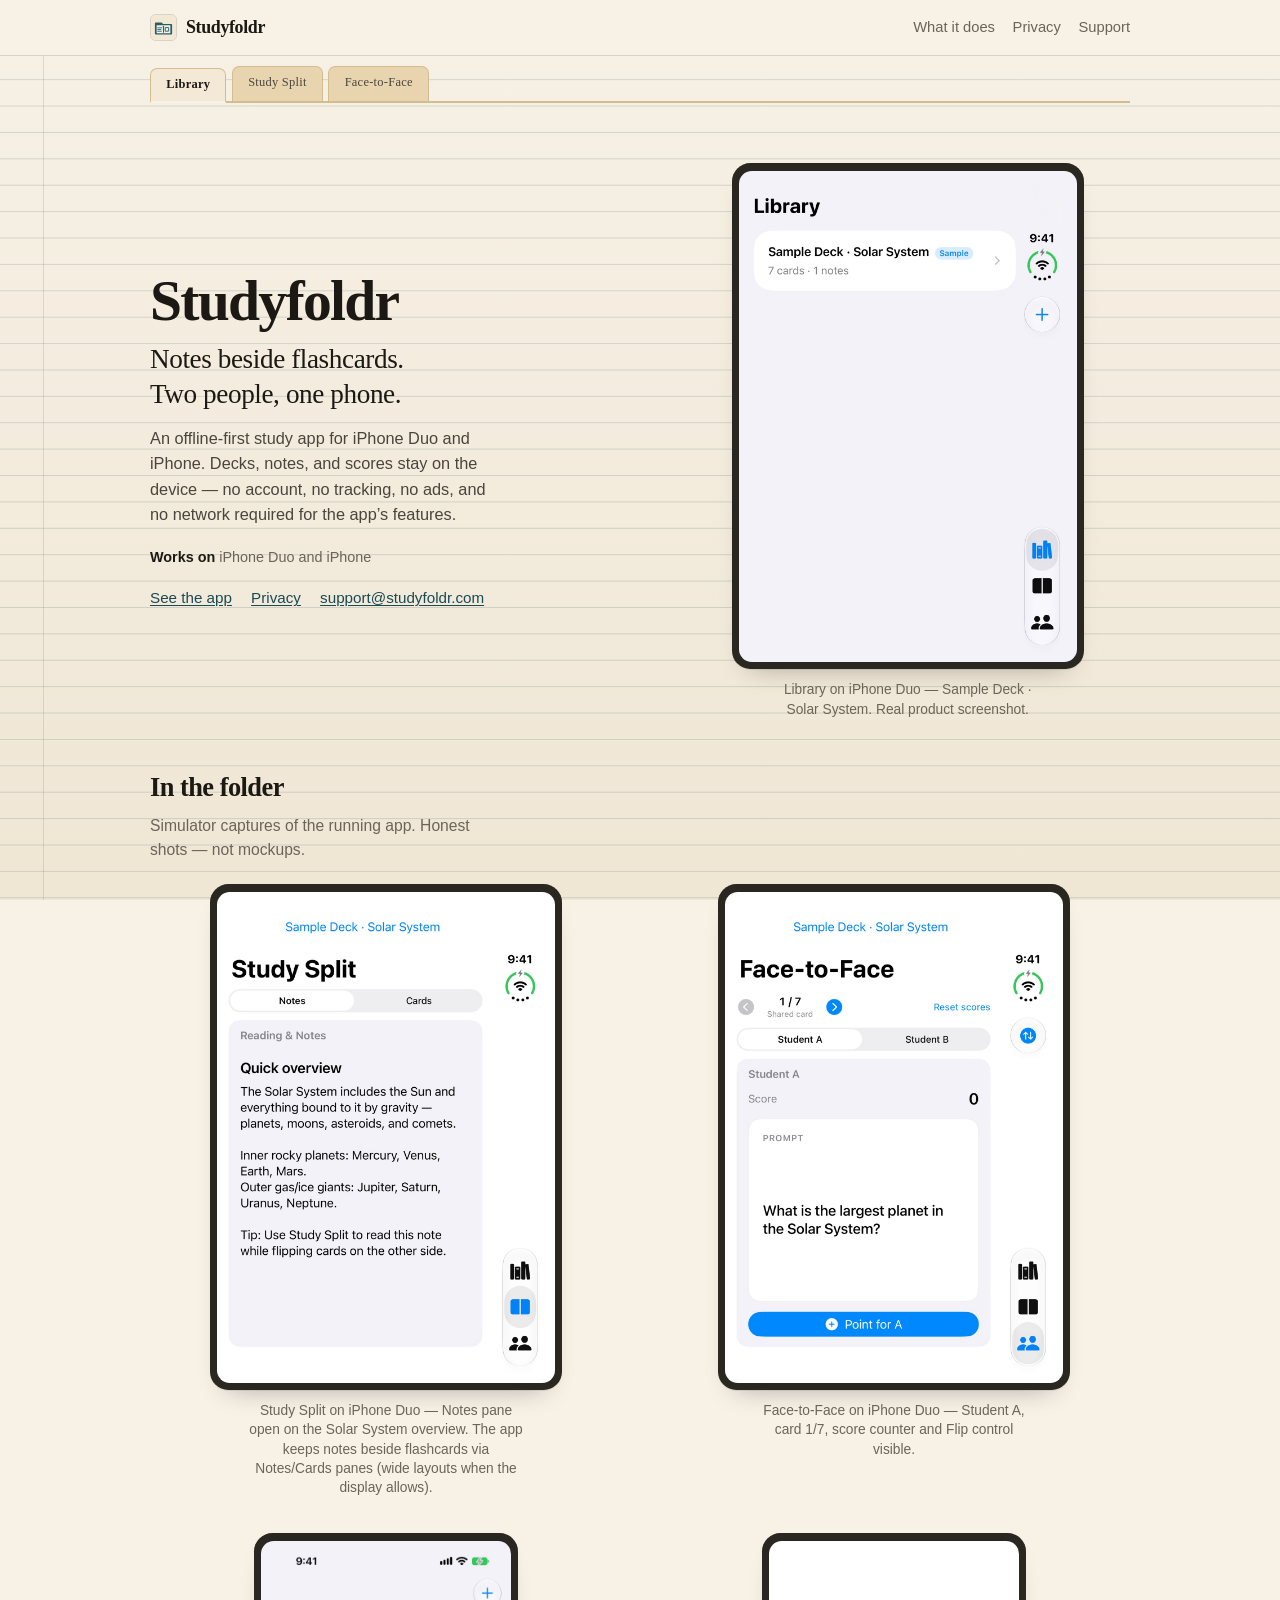
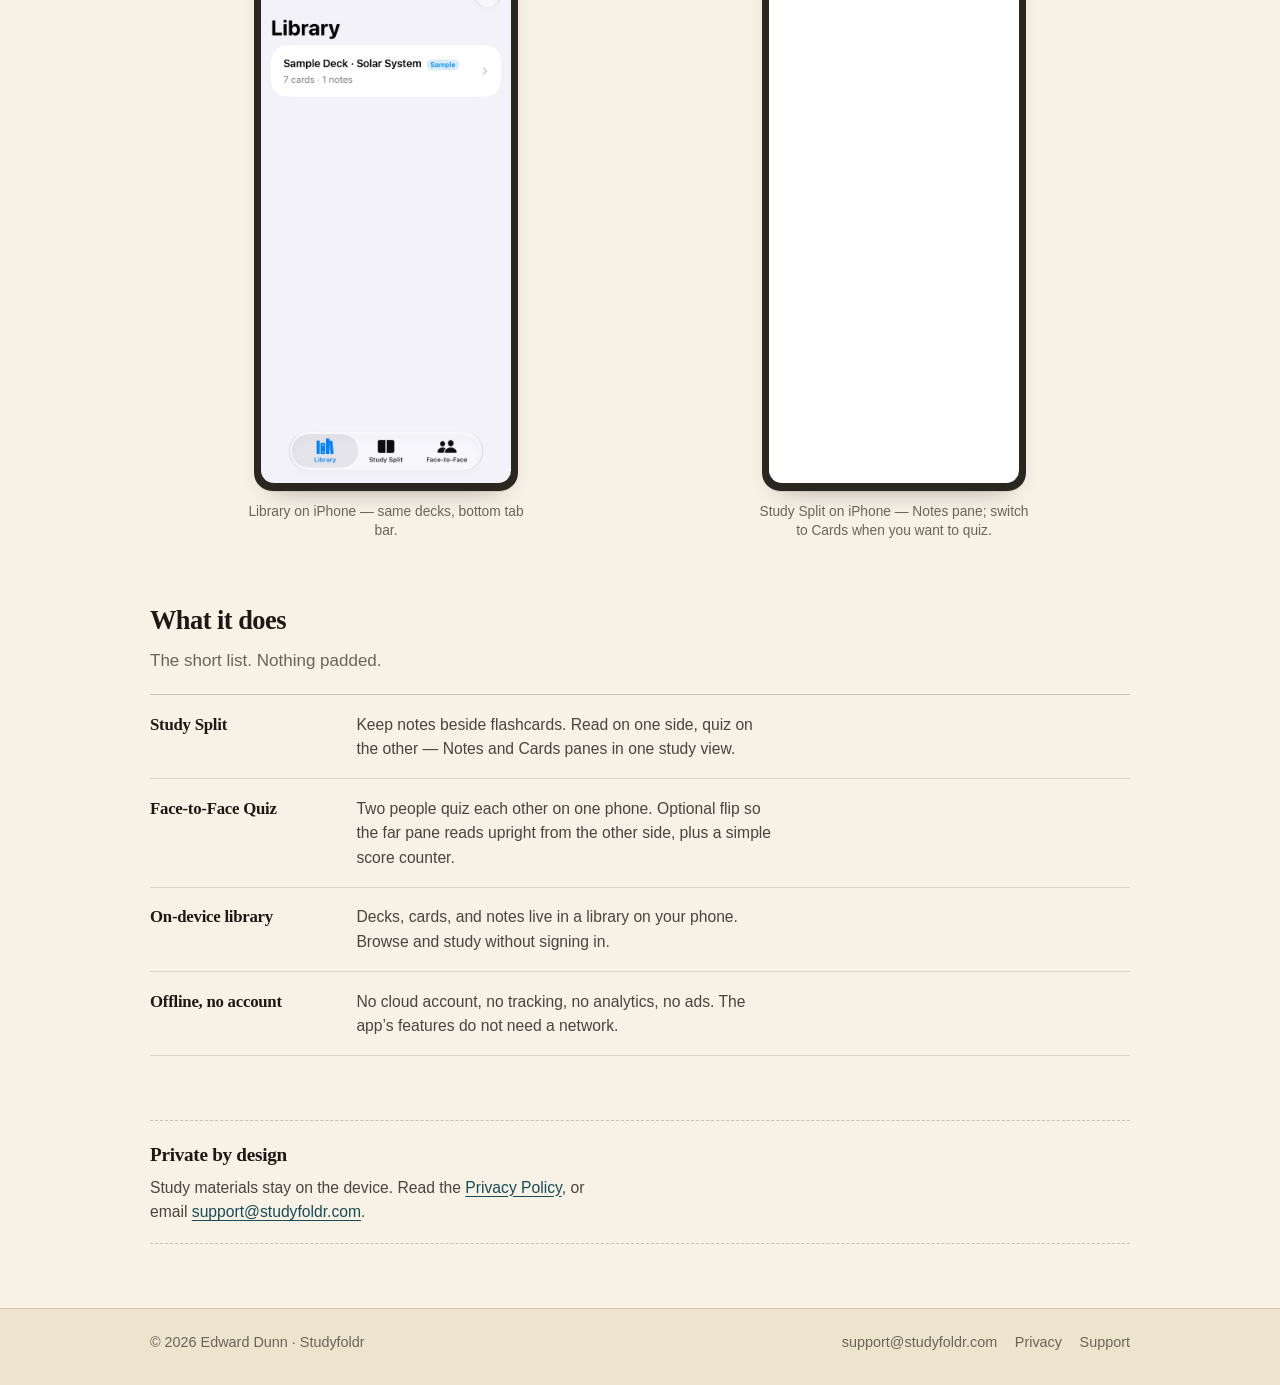
<file: index.html>
<!DOCTYPE html>
<html lang="en">
<head>
  <meta charset="utf-8">
  <meta name="viewport" content="width=device-width, initial-scale=1">
  <title>Studyfoldr — offline study for iPhone</title>
  <meta name="description" content="Studyfoldr is an offline-first study app for iPhone Duo and iPhone. Notes beside flashcards, face-to-face quiz on one phone, and an on-device library. No account, no tracking, no ads.">
  <link rel="canonical" href="https://erdtheturd.github.io/studyfoldr/">
  <meta name="theme-color" content="#f7f1e6" media="(prefers-color-scheme: light)">
  <meta name="theme-color" content="#1a1814" media="(prefers-color-scheme: dark)">

  <meta property="og:type" content="website">
  <meta property="og:site_name" content="Studyfoldr">
  <meta property="og:locale" content="en_US">
  <meta property="og:url" content="https://erdtheturd.github.io/studyfoldr/">
  <meta property="og:title" content="Studyfoldr — offline study for iPhone">
  <meta property="og:description" content="Notes beside flashcards, face-to-face quiz on one phone, and an on-device library. No account, no tracking, no ads.">
  <meta property="og:image" content="https://erdtheturd.github.io/studyfoldr/assets/icon-512.png">
  <meta property="og:image:width" content="512">
  <meta property="og:image:height" content="512">
  <meta property="og:image:alt" content="Studyfoldr folder mark">

  <meta name="twitter:card" content="summary">
  <meta name="twitter:title" content="Studyfoldr — offline study for iPhone">
  <meta name="twitter:description" content="Notes beside flashcards, face-to-face quiz on one phone, and an on-device library. No account, no tracking, no ads.">
  <meta name="twitter:image" content="https://erdtheturd.github.io/studyfoldr/assets/icon-512.png">

  <link rel="icon" href="assets/favicon.svg" type="image/svg+xml">
  <link rel="icon" type="image/png" sizes="32x32" href="assets/favicon-32.png">
  <link rel="apple-touch-icon" href="assets/apple-touch-icon.png">
  <link rel="stylesheet" href="assets/styles.css">
</head>
<body>
  <a class="skip" href="#main">Skip to content</a>

  <header class="site-header">
    <nav class="nav" aria-label="Primary">
      <a class="brand" href="./" aria-current="page">
        <img class="brand-mark" src="assets/favicon.svg" width="28" height="28" alt="">
        <span>Studyfoldr</span>
      </a>
      <ul class="nav-links">
        <li><a href="#what">What it does</a></li>
        <li><a href="privacy.html">Privacy</a></li>
        <li><a href="support.html">Support</a></li>
      </ul>
    </nav>
  </header>

  <div class="folder-tabs" aria-hidden="true">
    <span data-active>Library</span>
    <span>Study Split</span>
    <span>Face-to-Face</span>
  </div>

  <main id="main">
    <section class="hero">
      <div class="wrap hero-inner">
        <div class="hero-copy">
          <p class="wordmark">Studyfoldr</p>
          <h1>Notes beside flashcards. Two people, one phone.</h1>
          <p class="lede">An offline-first study app for iPhone Duo and iPhone. Decks, notes, and scores stay on the device — no account, no tracking, no ads, and no network required for the app’s features.</p>
          <p class="device-note"><strong>Works on</strong> iPhone Duo and iPhone</p>
          <div class="hero-links">
            <a href="#shots">See the app</a>
            <a href="privacy.html">Privacy</a>
            <a href="mailto:support@studyfoldr.com">support@studyfoldr.com</a>
          </div>
        </div>

        <figure class="shot duo hero-shot">
          <div class="shot-frame">
            <img
              src="assets/shots/duo-library.jpg"
              width="1200"
              height="1746"
              alt="Studyfoldr Library on iPhone Duo: Sample Deck · Solar System with 7 cards and 1 notes, vertical Duo tab rail on the right."
              decoding="async"
              fetchpriority="high">
          </div>
          <figcaption>Library on iPhone Duo — Sample Deck · Solar System. Real product screenshot.</figcaption>
        </figure>
      </div>
    </section>

    <section class="wrap shots" id="shots" aria-labelledby="shots-heading">
      <div class="shots-head">
        <h2 id="shots-heading">In the folder</h2>
        <p>Simulator captures of the running app. Honest shots — not mockups.</p>
      </div>
      <ul class="shot-grid">
        <li>
          <figure class="shot duo">
            <div class="shot-frame">
              <img
                src="assets/shots/duo-split.jpg"
                width="1200"
                height="1746"
                alt="Studyfoldr Study Split on iPhone Duo with the Notes pane open on a Solar System overview note; Notes and Cards segmented control; Duo side rail."
                loading="lazy"
                decoding="async">
            </div>
            <figcaption>Study Split on iPhone Duo — Notes pane open on the Solar System overview. The app keeps notes beside flashcards via Notes/Cards panes (wide layouts when the display allows).</figcaption>
          </figure>
        </li>
        <li>
          <figure class="shot duo">
            <div class="shot-frame">
              <img
                src="assets/shots/duo-facetoface.jpg"
                width="1200"
                height="1746"
                alt="Studyfoldr Face-to-Face on iPhone Duo for Student A, card 1 of 7, prompt asking what the largest planet is, score 0, Flip control on the Duo rail."
                loading="lazy"
                decoding="async">
            </div>
            <figcaption>Face-to-Face on iPhone Duo — Student A, card 1/7, score counter and Flip control visible.</figcaption>
          </figure>
        </li>
        <li>
          <figure class="shot phone">
            <div class="shot-frame">
              <img
                src="assets/shots/iphone-library.jpg"
                width="1200"
                height="2609"
                alt="Studyfoldr Library on a regular iPhone showing Sample Deck · Solar System with bottom tab bar for Library, Study Split, and Face-to-Face."
                loading="lazy"
                decoding="async">
            </div>
            <figcaption>Library on iPhone — same decks, bottom tab bar.</figcaption>
          </figure>
        </li>
        <li>
          <figure class="shot phone">
            <div class="shot-frame">
              <img
                src="assets/shots/iphone-split.jpg"
                width="1200"
                height="2609"
                alt="Studyfoldr Study Split on a regular iPhone with the Notes pane open on Quick overview; bottom tab bar with Study Split selected."
                loading="lazy"
                decoding="async">
            </div>
            <figcaption>Study Split on iPhone — Notes pane; switch to Cards when you want to quiz.</figcaption>
          </figure>
        </li>
      </ul>
    </section>

    <section class="wrap features" id="what" aria-labelledby="what-heading">
      <div class="features-head">
        <h2 id="what-heading">What it does</h2>
        <p>The short list. Nothing padded.</p>
      </div>
      <ol class="feature-list">
        <li>
          <h3>Study Split</h3>
          <p>Keep notes beside flashcards. Read on one side, quiz on the other — Notes and Cards panes in one study view.</p>
        </li>
        <li>
          <h3>Face-to-Face Quiz</h3>
          <p>Two people quiz each other on one phone. Optional flip so the far pane reads upright from the other side, plus a simple score counter.</p>
        </li>
        <li>
          <h3>On-device library</h3>
          <p>Decks, cards, and notes live in a library on your phone. Browse and study without signing in.</p>
        </li>
        <li>
          <h3>Offline, no account</h3>
          <p>No cloud account, no tracking, no analytics, no ads. The app’s features do not need a network.</p>
        </li>
      </ol>
    </section>

    <div class="wrap">
      <aside class="note-band" aria-labelledby="private-heading">
        <h2 id="private-heading">Private by design</h2>
        <p>Study materials stay on the device. Read the <a href="privacy.html">Privacy Policy</a>, or email <a href="mailto:support@studyfoldr.com">support@studyfoldr.com</a>.</p>
      </aside>
    </div>
  </main>

  <footer class="site-footer">
    <div class="wrap footer-inner">
      <p>&copy; 2026 Edward Dunn · Studyfoldr</p>
      <div class="footer-links">
        <a href="mailto:support@studyfoldr.com">support@studyfoldr.com</a>
        <a href="privacy.html">Privacy</a>
        <a href="support.html">Support</a>
      </div>
    </div>
  </footer>
</body>
</html>
</file>
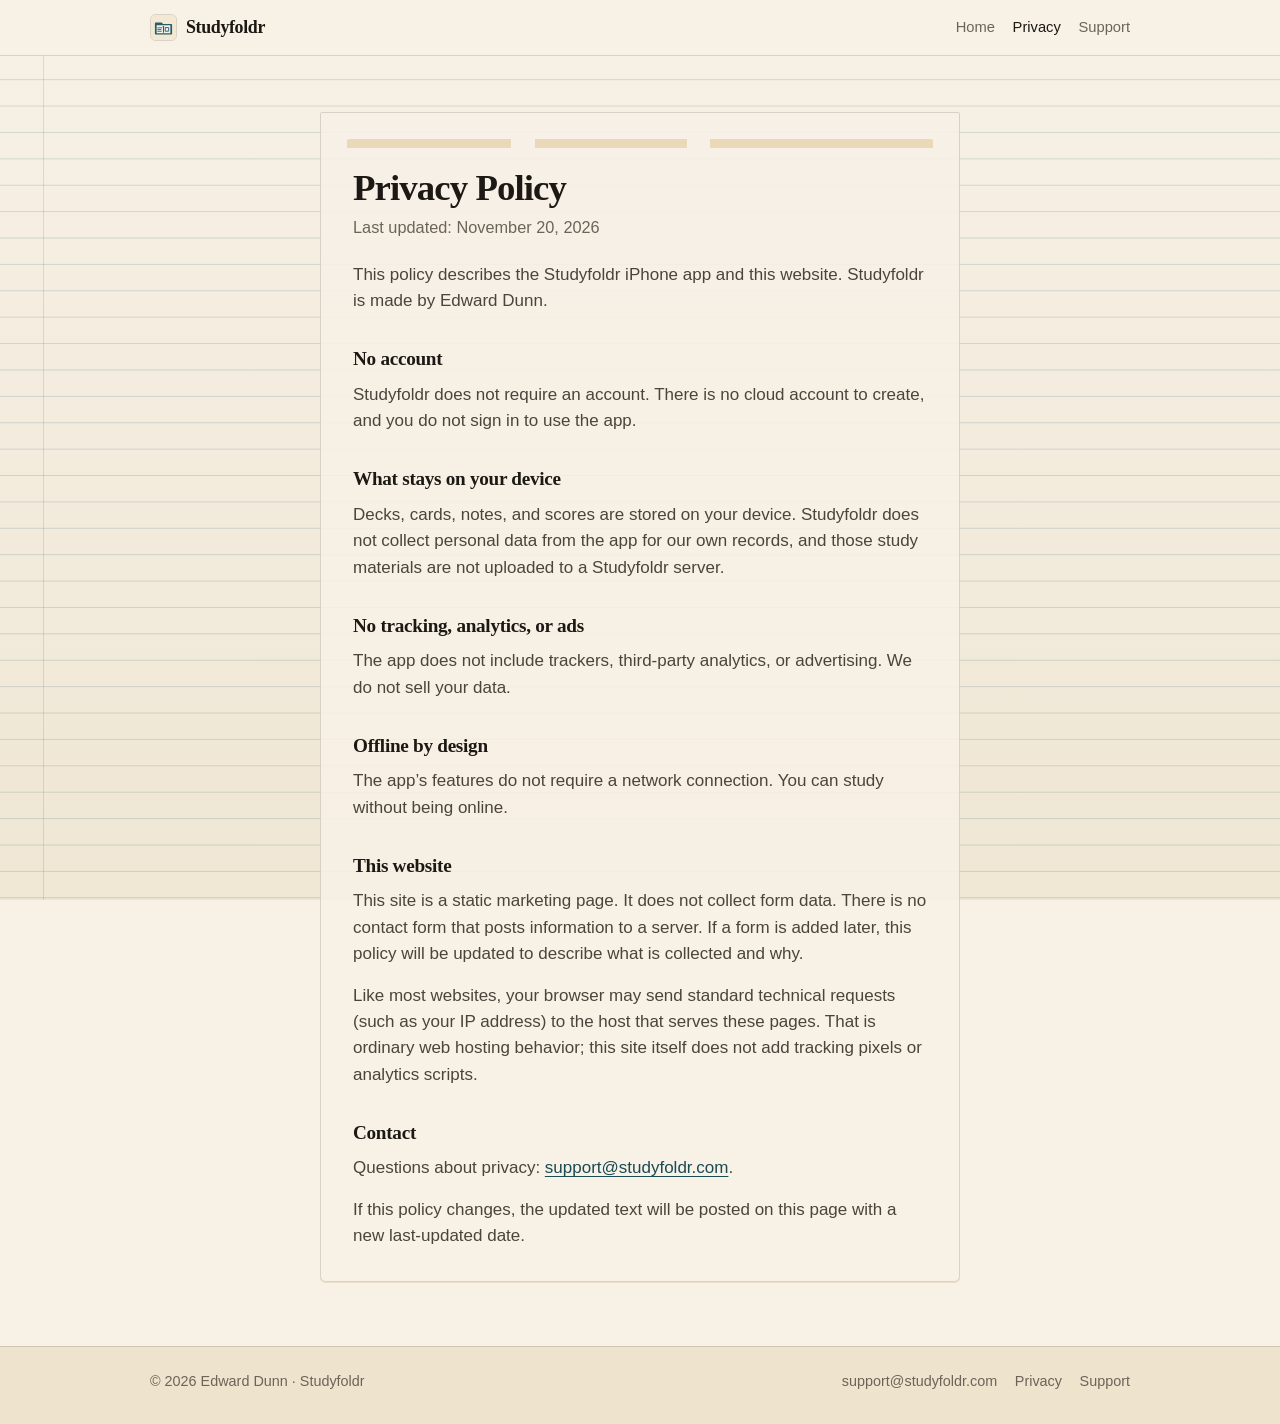
<file: privacy.html>
<!DOCTYPE html>
<html lang="en">
<head>
  <meta charset="utf-8">
  <meta name="viewport" content="width=device-width, initial-scale=1">
  <title>Privacy Policy — Studyfoldr</title>
  <meta name="description" content="Studyfoldr privacy policy: no account, no personal data collection, no trackers, no ads. Decks, notes, and scores stay on your device.">
  <link rel="canonical" href="https://erdtheturd.github.io/studyfoldr/privacy.html">
  <meta name="theme-color" content="#f7f1e6" media="(prefers-color-scheme: light)">
  <meta name="theme-color" content="#1a1814" media="(prefers-color-scheme: dark)">

  <meta property="og:type" content="website">
  <meta property="og:site_name" content="Studyfoldr">
  <meta property="og:locale" content="en_US">
  <meta property="og:url" content="https://erdtheturd.github.io/studyfoldr/privacy.html">
  <meta property="og:title" content="Privacy Policy — Studyfoldr">
  <meta property="og:description" content="No account, no personal data collection, no trackers, no ads. Your study materials stay on your device.">
  <meta property="og:image" content="https://erdtheturd.github.io/studyfoldr/assets/icon-512.png">
  <meta property="og:image:width" content="512">
  <meta property="og:image:height" content="512">
  <meta property="og:image:alt" content="Studyfoldr folder mark">

  <meta name="twitter:card" content="summary">
  <meta name="twitter:title" content="Privacy Policy — Studyfoldr">
  <meta name="twitter:description" content="No account, no personal data collection, no trackers, no ads. Your study materials stay on your device.">
  <meta name="twitter:image" content="https://erdtheturd.github.io/studyfoldr/assets/icon-512.png">

  <link rel="icon" href="assets/favicon.svg" type="image/svg+xml">
  <link rel="icon" type="image/png" sizes="32x32" href="assets/favicon-32.png">
  <link rel="apple-touch-icon" href="assets/apple-touch-icon.png">
  <link rel="stylesheet" href="assets/styles.css">
</head>
<body>
  <a class="skip" href="#main">Skip to content</a>

  <header class="site-header">
    <nav class="nav" aria-label="Primary">
      <a class="brand" href="./">
        <img class="brand-mark" src="assets/favicon.svg" width="28" height="28" alt="">
        <span>Studyfoldr</span>
      </a>
      <ul class="nav-links">
        <li><a href="./">Home</a></li>
        <li><a href="privacy.html" aria-current="page">Privacy</a></li>
        <li><a href="support.html">Support</a></li>
      </ul>
    </nav>
  </header>

  <main id="main" class="page">
    <div class="page-narrow">
      <h1>Privacy Policy</h1>
      <p class="lede">Last updated: November 20, 2026</p>

      <p>This policy describes the Studyfoldr iPhone app and this website. Studyfoldr is made by Edward Dunn.</p>

      <h2>No account</h2>
      <p>Studyfoldr does not require an account. There is no cloud account to create, and you do not sign in to use the app.</p>

      <h2>What stays on your device</h2>
      <p>Decks, cards, notes, and scores are stored on your device. Studyfoldr does not collect personal data from the app for our own records, and those study materials are not uploaded to a Studyfoldr server.</p>

      <h2>No tracking, analytics, or ads</h2>
      <p>The app does not include trackers, third-party analytics, or advertising. We do not sell your data.</p>

      <h2>Offline by design</h2>
      <p>The app’s features do not require a network connection. You can study without being online.</p>

      <h2>This website</h2>
      <p>This site is a static marketing page. It does not collect form data. There is no contact form that posts information to a server. If a form is added later, this policy will be updated to describe what is collected and why.</p>
      <p>Like most websites, your browser may send standard technical requests (such as your IP address) to the host that serves these pages. That is ordinary web hosting behavior; this site itself does not add tracking pixels or analytics scripts.</p>

      <h2>Contact</h2>
      <p>Questions about privacy: <a href="mailto:support@studyfoldr.com">support@studyfoldr.com</a>.</p>

      <p>If this policy changes, the updated text will be posted on this page with a new last-updated date.</p>
    </div>
  </main>

  <footer class="site-footer">
    <div class="wrap footer-inner">
      <p>&copy; 2026 Edward Dunn · Studyfoldr</p>
      <div class="footer-links">
        <a href="mailto:support@studyfoldr.com">support@studyfoldr.com</a>
        <a href="privacy.html">Privacy</a>
        <a href="support.html">Support</a>
      </div>
    </div>
  </footer>
</body>
</html>
</file>
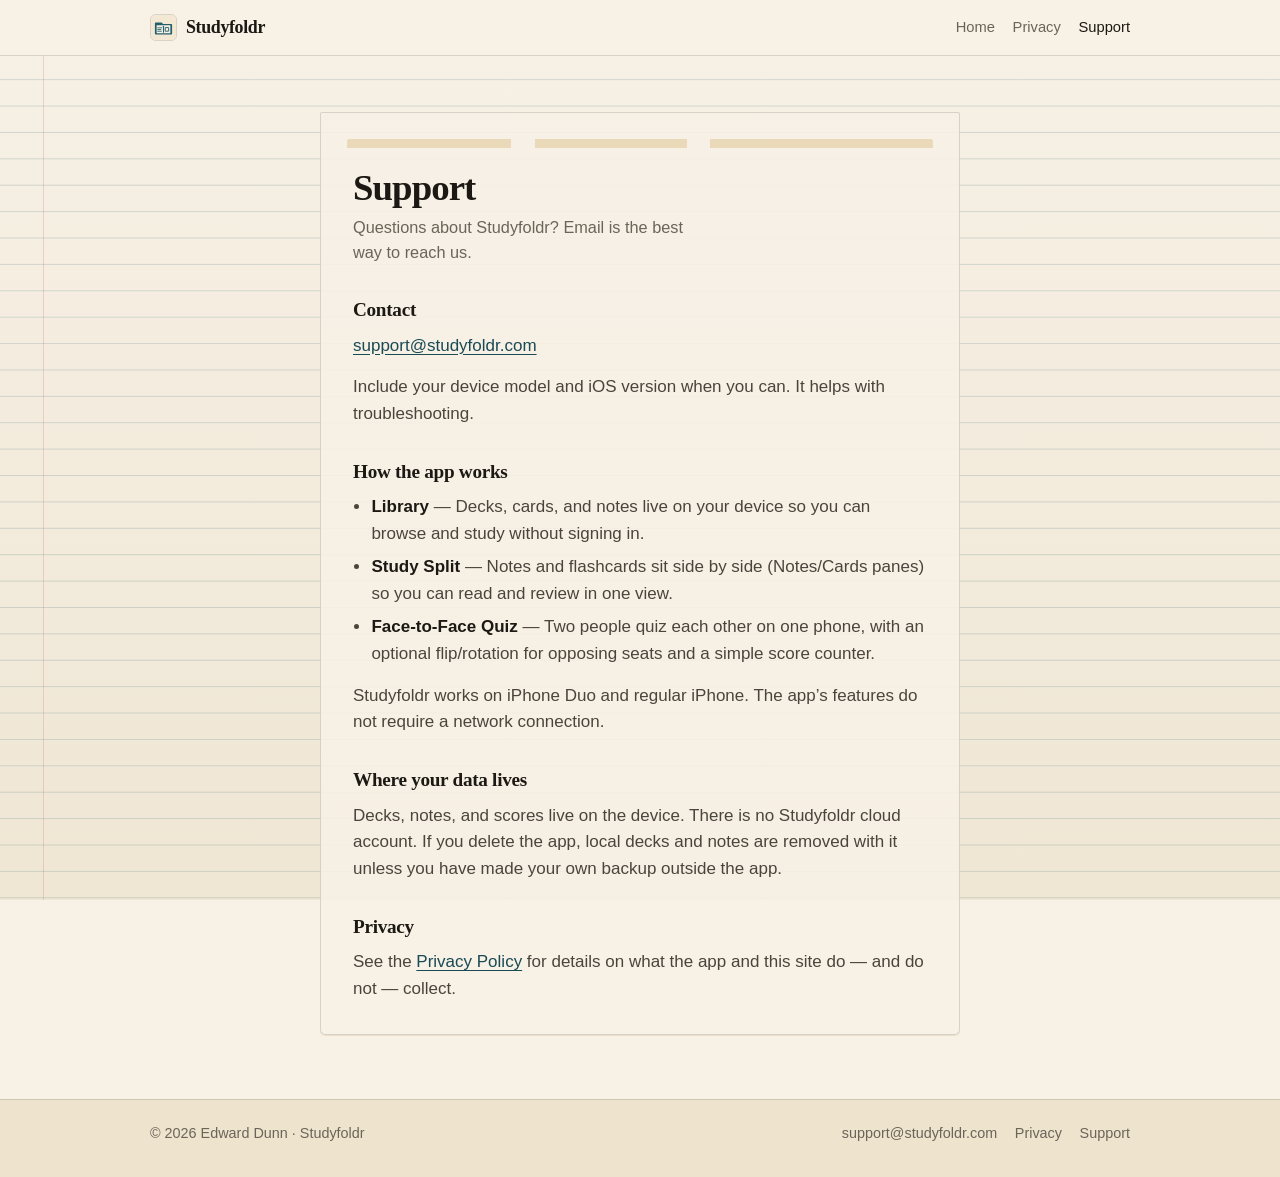
<file: support.html>
<!DOCTYPE html>
<html lang="en">
<head>
  <meta charset="utf-8">
  <meta name="viewport" content="width=device-width, initial-scale=1">
  <title>Support — Studyfoldr</title>
  <meta name="description" content="Studyfoldr support: contact support@studyfoldr.com. How the library, Study Split, and Face-to-Face Quiz work, and where your data lives.">
  <link rel="canonical" href="https://erdtheturd.github.io/studyfoldr/support.html">
  <meta name="theme-color" content="#f7f1e6" media="(prefers-color-scheme: light)">
  <meta name="theme-color" content="#1a1814" media="(prefers-color-scheme: dark)">

  <meta property="og:type" content="website">
  <meta property="og:site_name" content="Studyfoldr">
  <meta property="og:locale" content="en_US">
  <meta property="og:url" content="https://erdtheturd.github.io/studyfoldr/support.html">
  <meta property="og:title" content="Support — Studyfoldr">
  <meta property="og:description" content="Contact support@studyfoldr.com. How Studyfoldr works and where your data lives.">
  <meta property="og:image" content="https://erdtheturd.github.io/studyfoldr/assets/icon-512.png">
  <meta property="og:image:width" content="512">
  <meta property="og:image:height" content="512">
  <meta property="og:image:alt" content="Studyfoldr folder mark">

  <meta name="twitter:card" content="summary">
  <meta name="twitter:title" content="Support — Studyfoldr">
  <meta name="twitter:description" content="Contact support@studyfoldr.com. How Studyfoldr works and where your data lives.">
  <meta name="twitter:image" content="https://erdtheturd.github.io/studyfoldr/assets/icon-512.png">

  <link rel="icon" href="assets/favicon.svg" type="image/svg+xml">
  <link rel="icon" type="image/png" sizes="32x32" href="assets/favicon-32.png">
  <link rel="apple-touch-icon" href="assets/apple-touch-icon.png">
  <link rel="stylesheet" href="assets/styles.css">
</head>
<body>
  <a class="skip" href="#main">Skip to content</a>

  <header class="site-header">
    <nav class="nav" aria-label="Primary">
      <a class="brand" href="./">
        <img class="brand-mark" src="assets/favicon.svg" width="28" height="28" alt="">
        <span>Studyfoldr</span>
      </a>
      <ul class="nav-links">
        <li><a href="./">Home</a></li>
        <li><a href="privacy.html">Privacy</a></li>
        <li><a href="support.html" aria-current="page">Support</a></li>
      </ul>
    </nav>
  </header>

  <main id="main" class="page">
    <div class="page-narrow">
      <h1>Support</h1>
      <p class="lede">Questions about Studyfoldr? Email is the best way to reach us.</p>

      <h2>Contact</h2>
      <p><a href="mailto:support@studyfoldr.com">support@studyfoldr.com</a></p>
      <p>Include your device model and iOS version when you can. It helps with troubleshooting.</p>

      <h2>How the app works</h2>
      <ul>
        <li><strong>Library</strong> — Decks, cards, and notes live on your device so you can browse and study without signing in.</li>
        <li><strong>Study Split</strong> — Notes and flashcards sit side by side (Notes/Cards panes) so you can read and review in one view.</li>
        <li><strong>Face-to-Face Quiz</strong> — Two people quiz each other on one phone, with an optional flip/rotation for opposing seats and a simple score counter.</li>
      </ul>
      <p>Studyfoldr works on iPhone Duo and regular iPhone. The app’s features do not require a network connection.</p>

      <h2>Where your data lives</h2>
      <p>Decks, notes, and scores live on the device. There is no Studyfoldr cloud account. If you delete the app, local decks and notes are removed with it unless you have made your own backup outside the app.</p>

      <h2>Privacy</h2>
      <p>See the <a href="privacy.html">Privacy Policy</a> for details on what the app and this site do — and do not — collect.</p>
    </div>
  </main>

  <footer class="site-footer">
    <div class="wrap footer-inner">
      <p>&copy; 2026 Edward Dunn · Studyfoldr</p>
      <div class="footer-links">
        <a href="mailto:support@studyfoldr.com">support@studyfoldr.com</a>
        <a href="privacy.html">Privacy</a>
        <a href="support.html">Support</a>
      </div>
    </div>
  </footer>
</body>
</html>
</file>
<file: assets/styles.css>
/* Studyfoldr marketing site — paper folder, ink, quiet type. */

:root {
  --paper: #f7f1e6;
  --paper-deep: #efe6d4;
  --manila: #e8d5b0;
  --manila-deep: #d4bc8e;
  --ink: #1c1914;
  --ink-soft: #4a453c;
  --muted: #6b6458;
  --line: rgba(28, 25, 20, 0.14);
  --line-strong: rgba(28, 25, 20, 0.22);
  --teal: #255f6b;
  --teal-ink: #1a4a54;
  --teal-soft: #d7e6e9;
  --rule: rgba(37, 95, 107, 0.18);
  --bezel: #2a2620;
  --max: 980px;
  --pad: clamp(1.15rem, 4vw, 2.25rem);
  --font: "Avenir Next", Avenir, "Segoe UI", "Helvetica Neue", Helvetica, sans-serif;
  --display: "Iowan Old Style", "Palatino Linotype", Palatino, "Book Antiqua", "New York", Georgia, serif;
  --theme-color: #f7f1e6;
}

@media (prefers-color-scheme: dark) {
  :root {
    --paper: #1a1814;
    --paper-deep: #12100e;
    --manila: #3a3226;
    --manila-deep: #4a3f30;
    --ink: #f0e9dc;
    --ink-soft: #c9c0b0;
    --muted: #9a9182;
    --line: rgba(240, 233, 220, 0.14);
    --line-strong: rgba(240, 233, 220, 0.24);
    --teal: #6ba8b4;
    --teal-ink: #8ec4ce;
    --teal-soft: rgba(107, 168, 180, 0.16);
    --rule: rgba(107, 168, 180, 0.22);
    --bezel: #0c0b09;
    --theme-color: #1a1814;
  }
}

*,
*::before,
*::after {
  box-sizing: border-box;
}

html {
  scroll-behavior: smooth;
}

@media (prefers-reduced-motion: reduce) {
  html {
    scroll-behavior: auto;
  }

  *,
  *::before,
  *::after {
    animation: none !important;
    transition: none !important;
  }
}

body {
  margin: 0;
  color: var(--ink);
  background-color: var(--paper);
  background-image:
    linear-gradient(var(--rule) 1px, transparent 1px),
    linear-gradient(90deg, transparent 0, transparent calc(2.75rem - 1px), rgba(180, 70, 60, 0.18) calc(2.75rem - 1px), rgba(180, 70, 60, 0.18) 2.75rem, transparent 2.75rem),
    linear-gradient(180deg, var(--paper) 0%, var(--paper-deep) 100%);
  background-size: 100% 1.65rem, 100% 100%, 100% 100%;
  background-attachment: fixed;
  font: 17px/1.55 var(--font);
  -webkit-font-smoothing: antialiased;
  text-rendering: optimizeLegibility;
  min-height: 100vh;
}

@media (prefers-color-scheme: dark) {
  body {
    background-image:
      linear-gradient(var(--rule) 1px, transparent 1px),
      linear-gradient(90deg, transparent 0, transparent calc(2.75rem - 1px), rgba(196, 120, 100, 0.22) calc(2.75rem - 1px), rgba(196, 120, 100, 0.22) 2.75rem, transparent 2.75rem),
      linear-gradient(180deg, var(--paper) 0%, var(--paper-deep) 100%);
  }
}

img,
svg {
  max-width: 100%;
  height: auto;
  vertical-align: middle;
}

a {
  color: var(--teal-ink);
  text-underline-offset: 0.16em;
}

a:hover {
  color: var(--teal);
}

a:focus-visible {
  outline: 2px solid var(--teal);
  outline-offset: 3px;
  border-radius: 2px;
}

.skip {
  position: absolute;
  left: -9999px;
  top: 0;
}

.skip:focus {
  left: var(--pad);
  top: 0.75rem;
  z-index: 100;
  background: var(--ink);
  color: var(--paper);
  padding: 0.5rem 0.75rem;
  text-decoration: none;
}

.wrap {
  width: min(100% - 2 * var(--pad), var(--max));
  margin-inline: auto;
}

/* Header — solid paper strip, no glass */

.site-header {
  position: sticky;
  top: 0;
  z-index: 20;
  background: var(--paper);
  border-bottom: 1px solid var(--line);
}

.nav {
  display: flex;
  align-items: center;
  justify-content: space-between;
  gap: 1rem;
  padding: 0.85rem 0;
  width: min(100% - 2 * var(--pad), var(--max));
  margin-inline: auto;
}

.brand {
  display: inline-flex;
  align-items: center;
  gap: 0.55rem;
  color: var(--ink);
  text-decoration: none;
  font-family: var(--display);
  font-weight: 600;
  font-size: 1.12rem;
  letter-spacing: -0.02em;
}

.brand:hover {
  color: var(--ink);
}

.brand-mark {
  flex: none;
  width: 1.7rem;
  height: 1.7rem;
  border-radius: 0.35rem;
  border: 1px solid var(--line);
}

.nav-links {
  display: flex;
  gap: 1.1rem;
  list-style: none;
  margin: 0;
  padding: 0;
  font-size: 0.92rem;
}

.nav-links a {
  color: var(--muted);
  text-decoration: none;
}

.nav-links a:hover,
.nav-links a[aria-current="page"] {
  color: var(--ink);
}

/* Folder tab strip under header */

.folder-tabs {
  display: flex;
  gap: 0.35rem;
  width: min(100% - 2 * var(--pad), var(--max));
  margin: 0 auto;
  padding: 0.65rem 0 0;
  border-bottom: 2px solid var(--manila-deep);
}

.folder-tabs span {
  display: inline-block;
  padding: 0.35rem 0.95rem 0.45rem;
  background: var(--manila);
  border: 1px solid var(--manila-deep);
  border-bottom: none;
  border-radius: 0.45rem 0.45rem 0 0;
  font-family: var(--display);
  font-size: 0.78rem;
  letter-spacing: 0.02em;
  color: var(--ink-soft);
}

.folder-tabs span[data-active] {
  background: color-mix(in srgb, var(--paper) 70%, var(--manila));
  color: var(--ink);
  font-weight: 600;
  position: relative;
  bottom: -2px;
  border-bottom: 2px solid var(--paper);
}

/* Hero */

.hero {
  padding: clamp(2.25rem, 6vw, 3.75rem) 0 clamp(2rem, 5vw, 3rem);
}

.hero-inner {
  display: grid;
  gap: clamp(1.75rem, 4vw, 2.75rem);
  align-items: end;
}

@media (min-width: 880px) {
  .hero-inner {
    grid-template-columns: 1.05fr 0.95fr;
    align-items: center;
  }
}

.wordmark {
  margin: 0 0 0.7rem;
  font-family: var(--display);
  font-size: clamp(2.55rem, 7vw, 3.6rem);
  font-weight: 600;
  letter-spacing: -0.03em;
  line-height: 1.02;
  color: var(--ink);
}

.hero h1 {
  margin: 0 0 0.9rem;
  font-family: var(--display);
  font-size: clamp(1.35rem, 2.8vw, 1.7rem);
  font-weight: 500;
  letter-spacing: -0.015em;
  line-height: 1.28;
  color: var(--ink);
  max-width: 22ch;
}

.lede {
  margin: 0 0 1.15rem;
  color: var(--ink-soft);
  font-size: 1.02rem;
  max-width: 38ch;
}

.device-note {
  margin: 0 0 1.15rem;
  color: var(--muted);
  font-size: 0.9rem;
}

.device-note strong {
  color: var(--ink);
  font-weight: 600;
}

.hero-links {
  display: flex;
  flex-wrap: wrap;
  gap: 0.75rem 1.2rem;
  font-size: 0.95rem;
}

.hero-copy {
  animation: rise 620ms ease both;
}

.hero-shot {
  animation: rise 720ms 70ms ease both;
}

@keyframes rise {
  from {
    opacity: 0;
    transform: translateY(10px);
  }
  to {
    opacity: 1;
    transform: none;
  }
}

/* Device frames — thin bezel, photographic, quiet */

.shot {
  margin: 0;
}

.shot-frame {
  background: var(--bezel);
  border-radius: 1.15rem;
  padding: 0.45rem;
  box-shadow:
    0 1px 0 color-mix(in srgb, var(--ink) 8%, transparent),
    0 14px 28px -18px color-mix(in srgb, var(--ink) 40%, transparent);
}

.shot-frame img {
  display: block;
  width: 100%;
  height: auto;
  border-radius: 0.8rem;
  background: #fff;
}

.shot.duo .shot-frame {
  max-width: 22rem;
  margin-inline: auto;
}

.shot.phone .shot-frame {
  max-width: 16.5rem;
  margin-inline: auto;
}

.shot figcaption {
  margin: 0.7rem 0 0;
  font-size: 0.86rem;
  color: var(--muted);
  line-height: 1.4;
  max-width: 36ch;
}

.shot.duo figcaption,
.shot.phone figcaption {
  margin-inline: auto;
  text-align: center;
}

/* Shot gallery */

.shots {
  padding: 0 0 clamp(2.5rem, 6vw, 3.75rem);
}

.shots-head {
  margin: 0 0 1.35rem;
  max-width: 36ch;
}

.shots-head h2 {
  margin: 0 0 0.4rem;
  font-family: var(--display);
  font-size: clamp(1.35rem, 3vw, 1.65rem);
  font-weight: 600;
  letter-spacing: -0.02em;
}

.shots-head p {
  margin: 0;
  color: var(--muted);
  font-size: 0.98rem;
}

.shot-grid {
  display: grid;
  gap: clamp(1.5rem, 4vw, 2.25rem);
  list-style: none;
  margin: 0;
  padding: 0;
}

@media (min-width: 720px) {
  .shot-grid {
    grid-template-columns: repeat(2, 1fr);
    align-items: start;
  }
}

/* Typographic feature list */

.features {
  padding: 0 0 clamp(2.75rem, 7vw, 4rem);
}

.features-head {
  margin: 0 0 1.25rem;
  max-width: 34ch;
}

.features-head h2 {
  margin: 0 0 0.4rem;
  font-family: var(--display);
  font-size: clamp(1.35rem, 3vw, 1.65rem);
  font-weight: 600;
  letter-spacing: -0.02em;
}

.features-head p {
  margin: 0;
  color: var(--muted);
}

.feature-list {
  list-style: none;
  margin: 0;
  padding: 0;
  border-top: 1px solid var(--line-strong);
}

.feature-list li {
  padding: 1.05rem 0;
  border-bottom: 1px solid var(--line);
  display: grid;
  gap: 0.2rem 1.4rem;
}

@media (min-width: 700px) {
  .feature-list li {
    grid-template-columns: 11.5rem 1fr;
    align-items: baseline;
  }
}

.feature-list h3 {
  margin: 0;
  font-family: var(--display);
  font-size: 1.05rem;
  font-weight: 600;
  letter-spacing: -0.015em;
}

.feature-list p {
  margin: 0;
  color: var(--ink-soft);
  font-size: 0.98rem;
  max-width: 48ch;
}

/* Quiet closing note */

.note-band {
  margin: 0 0 clamp(2.75rem, 7vw, 4rem);
  padding: 1.15rem 0;
  border-top: 1px dashed var(--line-strong);
  border-bottom: 1px dashed var(--line-strong);
}

.note-band h2 {
  margin: 0 0 0.4rem;
  font-family: var(--display);
  font-size: 1.2rem;
  font-weight: 600;
  letter-spacing: -0.015em;
}

.note-band p {
  margin: 0;
  color: var(--ink-soft);
  max-width: 52ch;
  font-size: 0.98rem;
}

/* Interior pages */

.page {
  padding: clamp(2.25rem, 6vw, 3.5rem) 0 clamp(2.75rem, 7vw, 4rem);
}

.page-narrow {
  width: min(100% - 2 * var(--pad), 40rem);
  margin-inline: auto;
  background: color-mix(in srgb, var(--paper) 88%, transparent);
  border: 1px solid var(--line);
  border-radius: 0.15rem 0.15rem 0.35rem 0.35rem;
  padding: clamp(1.35rem, 3vw, 2rem);
  box-shadow: 0 1px 0 color-mix(in srgb, var(--manila-deep) 35%, transparent);
}

.page-narrow::before {
  content: "";
  display: block;
  height: 0.55rem;
  margin: -0.35rem -0.35rem 1.15rem;
  background:
    linear-gradient(90deg, var(--manila) 0 28%, transparent 28% 32%, var(--manila) 32% 58%, transparent 58% 62%, var(--manila) 62% 100%);
  border-radius: 0.15rem 0.15rem 0 0;
  opacity: 0.85;
}

.page h1 {
  margin: 0 0 0.45rem;
  font-family: var(--display);
  font-size: clamp(1.85rem, 4vw, 2.3rem);
  font-weight: 600;
  letter-spacing: -0.025em;
  line-height: 1.12;
}

.page h2 {
  margin: 1.85rem 0 0.5rem;
  font-family: var(--display);
  font-size: 1.2rem;
  font-weight: 600;
  letter-spacing: -0.015em;
}

.page .lede {
  margin-bottom: 1.35rem;
  color: var(--muted);
}

.page p,
.page li {
  color: var(--ink-soft);
}

.page p {
  margin: 0 0 0.95rem;
}

.page p:last-child {
  margin-bottom: 0;
}

.page ul {
  margin: 0 0 1rem;
  padding-left: 1.15rem;
}

.page li + li {
  margin-top: 0.45rem;
}

.page strong {
  color: var(--ink);
  font-weight: 650;
}

/* Footer */

.site-footer {
  border-top: 1px solid var(--line);
  padding: 1.4rem 0 2rem;
  color: var(--muted);
  font-size: 0.9rem;
  background: color-mix(in srgb, var(--paper-deep) 80%, var(--manila));
}

.footer-inner {
  display: flex;
  flex-wrap: wrap;
  justify-content: space-between;
  gap: 0.75rem 1.5rem;
}

.footer-inner p {
  margin: 0;
}

.footer-links {
  display: flex;
  flex-wrap: wrap;
  gap: 0.8rem 1.1rem;
}

.footer-links a {
  color: var(--muted);
  text-decoration: none;
}

.footer-links a:hover {
  color: var(--ink);
}

@media (max-width: 520px) {
  .nav-links {
    gap: 0.8rem;
  }

  .folder-tabs span:nth-child(n + 3) {
    display: none;
  }
}
</file>
